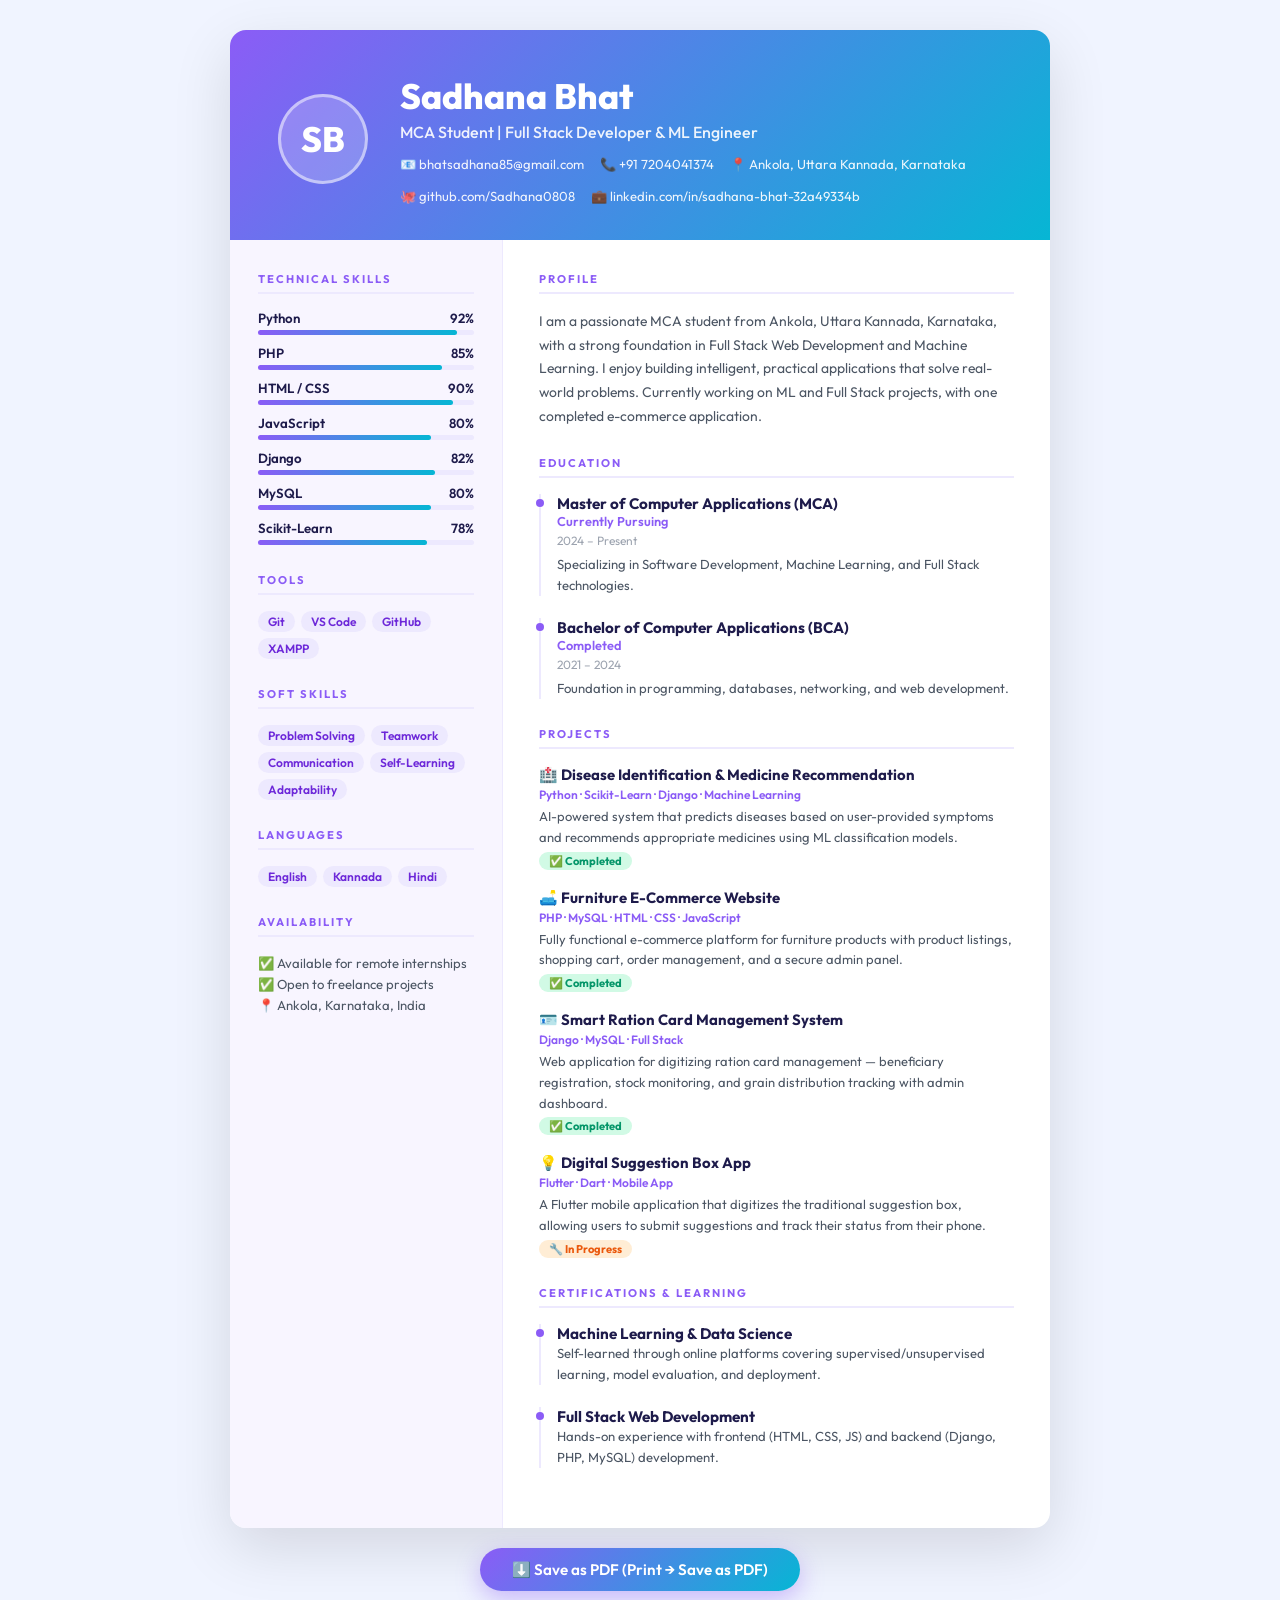
<file: cv.html>
<!DOCTYPE html>
<html lang="en">
<head>
  <meta charset="UTF-8"/>
  <meta name="viewport" content="width=device-width, initial-scale=1.0"/>
  <title>Sadhana Bhat - CV</title>
  <link href="https://fonts.googleapis.com/css2?family=Outfit:wght@300;400;500;600;700&family=Fira+Code:wght@400&display=swap" rel="stylesheet"/>
  <style>
    *, *::before, *::after { margin: 0; padding: 0; box-sizing: border-box; }
    body {
      font-family: 'Outfit', sans-serif;
      background: #f0f4ff;
      color: #1e1b4b;
      padding: 30px 16px;
    }
    .cv-wrapper {
      max-width: 820px;
      margin: 0 auto;
      background: #fff;
      border-radius: 16px;
      overflow: hidden;
      box-shadow: 0 20px 60px rgba(0,0,0,0.12);
    }

    /* HEADER */
    .cv-header {
      background: linear-gradient(135deg, #8b5cf6, #06b6d4);
      padding: 44px 48px 36px;
      color: #fff;
      display: flex;
      align-items: center;
      gap: 32px;
    }
    .cv-avatar {
      width: 90px; height: 90px;
      border-radius: 50%;
      background: rgba(255,255,255,0.2);
      border: 3px solid rgba(255,255,255,0.5);
      display: flex; align-items: center; justify-content: center;
      font-size: 2.2rem; font-weight: 800;
      flex-shrink: 0;
    }
    .cv-name { font-size: 2.2rem; font-weight: 800; margin-bottom: 4px; }
    .cv-role { font-size: 1rem; opacity: 0.9; font-weight: 500; margin-bottom: 14px; }
    .cv-contact-row {
      display: flex; flex-wrap: wrap; gap: 16px;
      font-size: 0.82rem; opacity: 0.92;
    }
    .cv-contact-row span { display: flex; align-items: center; gap: 5px; }

    /* BODY */
    .cv-body { display: grid; grid-template-columns: 1fr 2fr; }
    .cv-sidebar {
      background: #f8f5ff;
      padding: 32px 28px;
      border-right: 1px solid #ede9fe;
    }
    .cv-main { padding: 32px 36px; }

    /* SECTION TITLES */
    .section-title {
      font-size: 0.7rem; font-weight: 700;
      letter-spacing: 2px; text-transform: uppercase;
      color: #8b5cf6;
      border-bottom: 2px solid #ede9fe;
      padding-bottom: 6px; margin-bottom: 16px;
    }
    .cv-section { margin-bottom: 28px; }

    /* SKILLS */
    .skill-item { margin-bottom: 10px; }
    .skill-label { display: flex; justify-content: space-between; font-size: 0.83rem; font-weight: 600; margin-bottom: 4px; }
    .skill-bar { height: 5px; background: #ede9fe; border-radius: 3px; }
    .skill-fill { height: 100%; border-radius: 3px; background: linear-gradient(90deg, #8b5cf6, #06b6d4); }

    /* TAGS */
    .tags { display: flex; flex-wrap: wrap; gap: 6px; }
    .tag {
      background: #ede9fe; color: #6d28d9;
      padding: 3px 10px; border-radius: 50px;
      font-size: 0.75rem; font-weight: 600;
    }

    /* TIMELINE */
    .timeline-item { margin-bottom: 22px; padding-left: 16px; border-left: 2px solid #ede9fe; position: relative; }
    .timeline-item::before {
      content: ''; position: absolute;
      left: -5px; top: 5px;
      width: 8px; height: 8px;
      background: #8b5cf6; border-radius: 50%;
    }
    .tl-title { font-size: 0.95rem; font-weight: 700; color: #1e1b4b; }
    .tl-sub { font-size: 0.8rem; color: #8b5cf6; font-weight: 600; margin-bottom: 4px; }
    .tl-date { font-size: 0.75rem; color: #9ca3af; margin-bottom: 6px; }
    .tl-desc { font-size: 0.82rem; color: #4b5563; line-height: 1.6; }

    /* PROJECT CARD */
    .proj-item { margin-bottom: 18px; }
    .proj-title { font-size: 0.93rem; font-weight: 700; margin-bottom: 3px; }
    .proj-stack { font-size: 0.75rem; color: #8b5cf6; font-weight: 600; margin-bottom: 4px; }
    .proj-desc { font-size: 0.81rem; color: #4b5563; line-height: 1.6; }
    .proj-status {
      display: inline-block; margin-top: 4px;
      padding: 2px 10px; border-radius: 50px;
      font-size: 0.7rem; font-weight: 700;
    }
    .proj-status.done { background: #d1fae5; color: #059669; }
    .proj-status.wip { background: #ffedd5; color: #ea580c; }

    /* PRINT */
    .print-btn {
      display: block; width: fit-content;
      margin: 20px auto 0;
      background: linear-gradient(135deg, #8b5cf6, #06b6d4);
      color: #fff; padding: 12px 32px;
      border: none; border-radius: 50px;
      font-size: 0.95rem; font-weight: 600;
      cursor: pointer; font-family: 'Outfit', sans-serif;
      box-shadow: 0 8px 24px rgba(139,92,246,0.4);
      transition: transform 0.2s, box-shadow 0.2s;
    }
    .print-btn:hover { transform: translateY(-2px); box-shadow: 0 12px 30px rgba(139,92,246,0.5); }

    @media print {
      body { background: #fff; padding: 0; }
      .cv-wrapper { box-shadow: none; border-radius: 0; }
      .print-btn { display: none !important; }
    }
  </style>
</head>
<body>

  <div class="cv-wrapper">

    <!-- HEADER -->
    <div class="cv-header">
      <div class="cv-avatar">SB</div>
      <div>
        <div class="cv-name">Sadhana Bhat</div>
        <div class="cv-role">MCA Student | Full Stack Developer & ML Engineer</div>
        <div class="cv-contact-row">
          <span>📧 bhatsadhana85@gmail.com</span>
          <span>📞 +91 7204041374</span>
          <span>📍 Ankola, Uttara Kannada, Karnataka</span>
          <span>🐙 github.com/Sadhana0808</span>
          <span>💼 linkedin.com/in/sadhana-bhat-32a49334b</span>
        </div>
      </div>
    </div>

    <div class="cv-body">

      <!-- SIDEBAR -->
      <div class="cv-sidebar">

        <div class="cv-section">
          <div class="section-title">Technical Skills</div>
          <div class="skill-item">
            <div class="skill-label"><span>Python</span><span>92%</span></div>
            <div class="skill-bar"><div class="skill-fill" style="width:92%"></div></div>
          </div>
          <div class="skill-item">
            <div class="skill-label"><span>PHP</span><span>85%</span></div>
            <div class="skill-bar"><div class="skill-fill" style="width:85%"></div></div>
          </div>
          <div class="skill-item">
            <div class="skill-label"><span>HTML / CSS</span><span>90%</span></div>
            <div class="skill-bar"><div class="skill-fill" style="width:90%"></div></div>
          </div>
          <div class="skill-item">
            <div class="skill-label"><span>JavaScript</span><span>80%</span></div>
            <div class="skill-bar"><div class="skill-fill" style="width:80%"></div></div>
          </div>
          <div class="skill-item">
            <div class="skill-label"><span>Django</span><span>82%</span></div>
            <div class="skill-bar"><div class="skill-fill" style="width:82%"></div></div>
          </div>
          <div class="skill-item">
            <div class="skill-label"><span>MySQL</span><span>80%</span></div>
            <div class="skill-bar"><div class="skill-fill" style="width:80%"></div></div>
          </div>
          <div class="skill-item">
            <div class="skill-label"><span>Scikit-Learn</span><span>78%</span></div>
            <div class="skill-bar"><div class="skill-fill" style="width:78%"></div></div>
          </div>
        </div>

        <div class="cv-section">
          <div class="section-title">Tools</div>
          <div class="tags">
            <span class="tag">Git</span>
            <span class="tag">VS Code</span>
            <span class="tag">GitHub</span>
            <span class="tag">XAMPP</span>
          </div>
        </div>

        <div class="cv-section">
          <div class="section-title">Soft Skills</div>
          <div class="tags">
            <span class="tag">Problem Solving</span>
            <span class="tag">Teamwork</span>
            <span class="tag">Communication</span>
            <span class="tag">Self-Learning</span>
            <span class="tag">Adaptability</span>
          </div>
        </div>

        <div class="cv-section">
          <div class="section-title">Languages</div>
          <div class="tags">
            <span class="tag">English</span>
            <span class="tag">Kannada</span>
            <span class="tag">Hindi</span>
          </div>
        </div>

        <div class="cv-section">
          <div class="section-title">Availability</div>
          <p style="font-size:0.82rem;color:#4b5563;line-height:1.6">
            ✅ Available for remote internships<br/>
            ✅ Open to freelance projects<br/>
            📍 Ankola, Karnataka, India
          </p>
        </div>

      </div>

      <!-- MAIN -->
      <div class="cv-main">

        <div class="cv-section">
          <div class="section-title">Profile</div>
          <p style="font-size:0.87rem;color:#4b5563;line-height:1.7">
            I am a passionate MCA student from Ankola, Uttara Kannada, Karnataka, with a strong foundation in Full Stack Web Development and Machine Learning. I enjoy building intelligent, practical applications that solve real-world problems. Currently working on ML and Full Stack projects, with one completed e-commerce application.
          </p>
        </div>

        <div class="cv-section">
          <div class="section-title">Education</div>
          <div class="timeline-item">
            <div class="tl-title">Master of Computer Applications (MCA)</div>
            <div class="tl-sub">Currently Pursuing</div>
            <div class="tl-date">2024 – Present</div>
            <div class="tl-desc">Specializing in Software Development, Machine Learning, and Full Stack technologies.</div>
          </div>
          <div class="timeline-item">
            <div class="tl-title">Bachelor of Computer Applications (BCA)</div>
            <div class="tl-sub">Completed</div>
            <div class="tl-date">2021 – 2024</div>
            <div class="tl-desc">Foundation in programming, databases, networking, and web development.</div>
          </div>
        </div>

        <div class="cv-section">
          <div class="section-title">Projects</div>

          <div class="proj-item">
            <div class="proj-title">🏥 Disease Identification & Medicine Recommendation</div>
            <div class="proj-stack">Python · Scikit-Learn · Django · Machine Learning</div>
            <div class="proj-desc">AI-powered system that predicts diseases based on user-provided symptoms and recommends appropriate medicines using ML classification models.</div>
            <span class="proj-status done">✅ Completed</span>
          </div>

          <div class="proj-item">
            <div class="proj-title">🛋️ Furniture E-Commerce Website</div>
            <div class="proj-stack">PHP · MySQL · HTML · CSS · JavaScript</div>
            <div class="proj-desc">Fully functional e-commerce platform for furniture products with product listings, shopping cart, order management, and a secure admin panel.</div>
            <span class="proj-status done">✅ Completed</span>
          </div>

          <div class="proj-item">
            <div class="proj-title">🪪 Smart Ration Card Management System</div>
            <div class="proj-stack">Django · MySQL · Full Stack</div>
            <div class="proj-desc">Web application for digitizing ration card management — beneficiary registration, stock monitoring, and grain distribution tracking with admin dashboard.</div>
            <span class="proj-status done">✅ Completed</span>
          </div>

          <div class="proj-item">
            <div class="proj-title">💡 Digital Suggestion Box App</div>
            <div class="proj-stack">Flutter · Dart · Mobile App</div>
            <div class="proj-desc">A Flutter mobile application that digitizes the traditional suggestion box, allowing users to submit suggestions and track their status from their phone.</div>
            <span class="proj-status wip">🔧 In Progress</span>
          </div>
        </div>

        <div class="cv-section">
          <div class="section-title">Certifications & Learning</div>
          <div class="timeline-item">
            <div class="tl-title">Machine Learning & Data Science</div>
            <div class="tl-desc">Self-learned through online platforms covering supervised/unsupervised learning, model evaluation, and deployment.</div>
          </div>
          <div class="timeline-item">
            <div class="tl-title">Full Stack Web Development</div>
            <div class="tl-desc">Hands-on experience with frontend (HTML, CSS, JS) and backend (Django, PHP, MySQL) development.</div>
          </div>
        </div>

      </div>
    </div>
  </div>

  <button class="print-btn" onclick="window.print()">⬇️ Save as PDF (Print → Save as PDF)</button>

</body>
</html>
</file>
